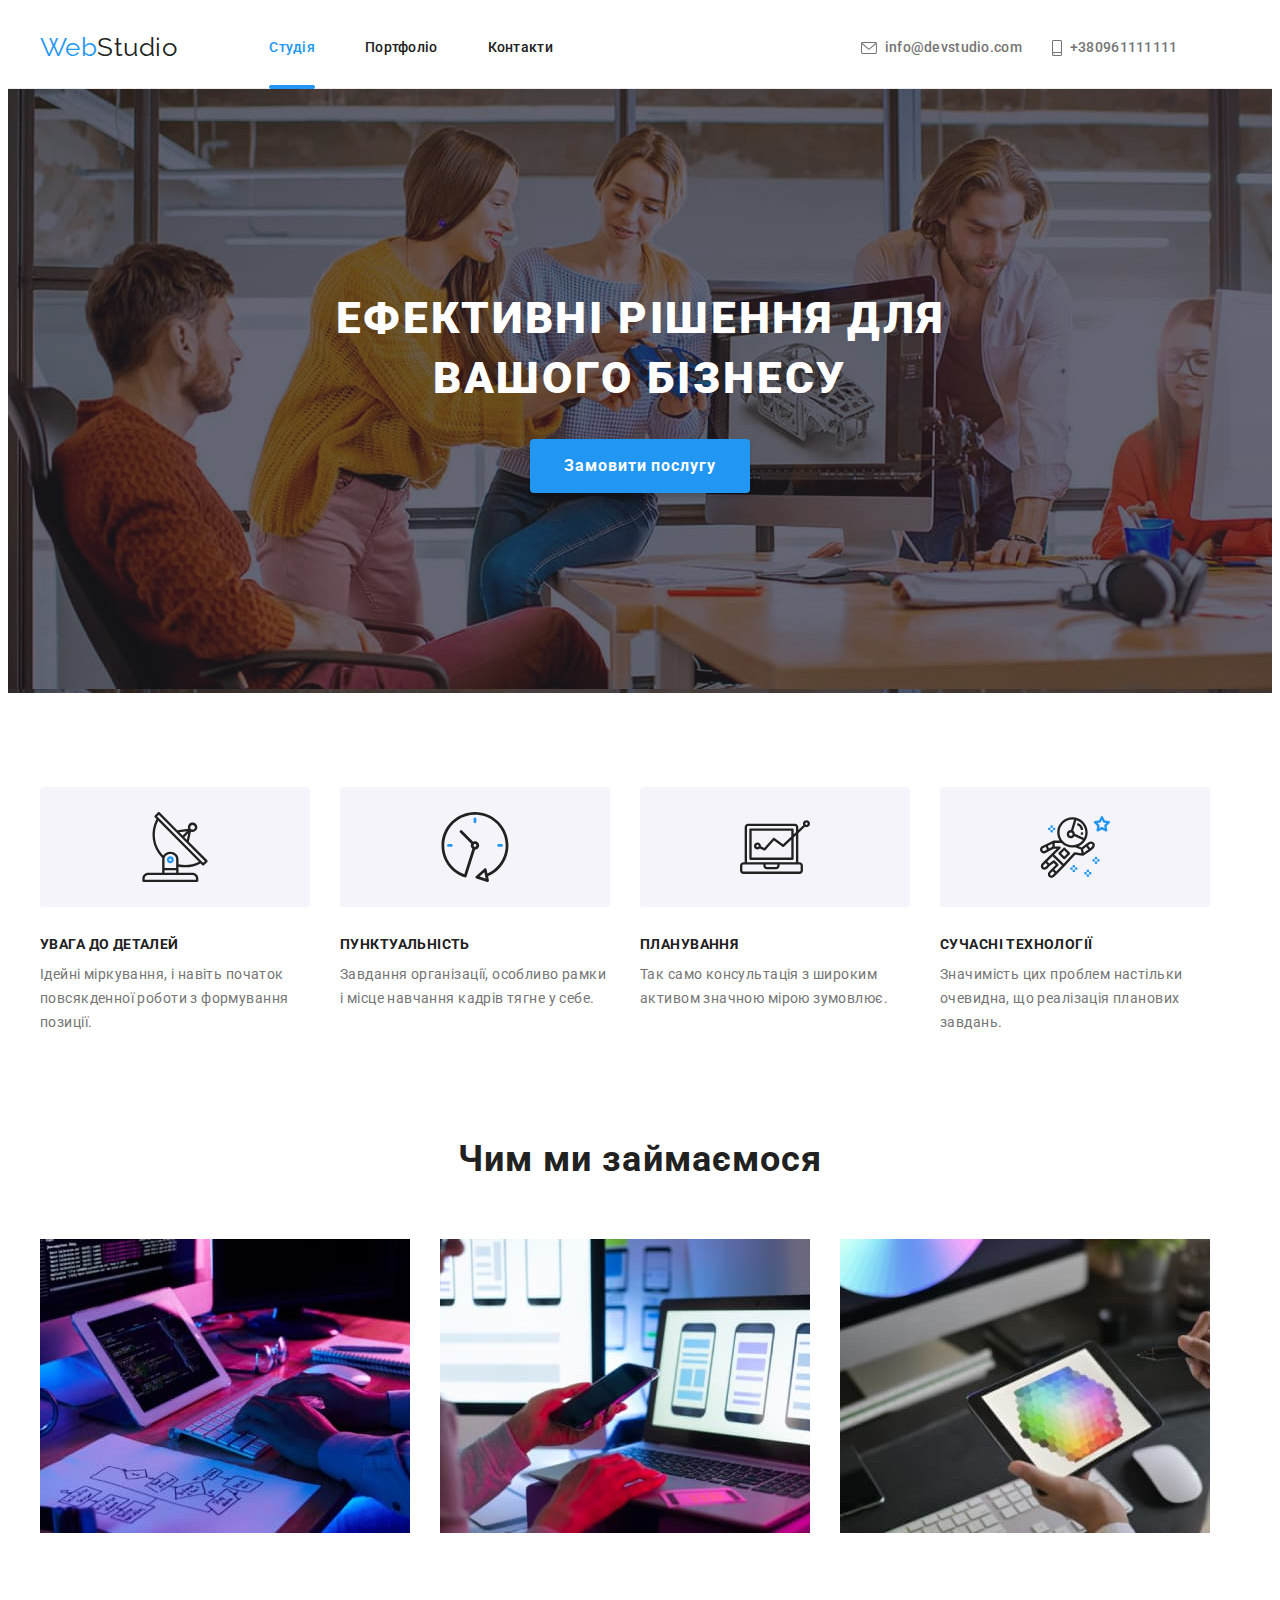
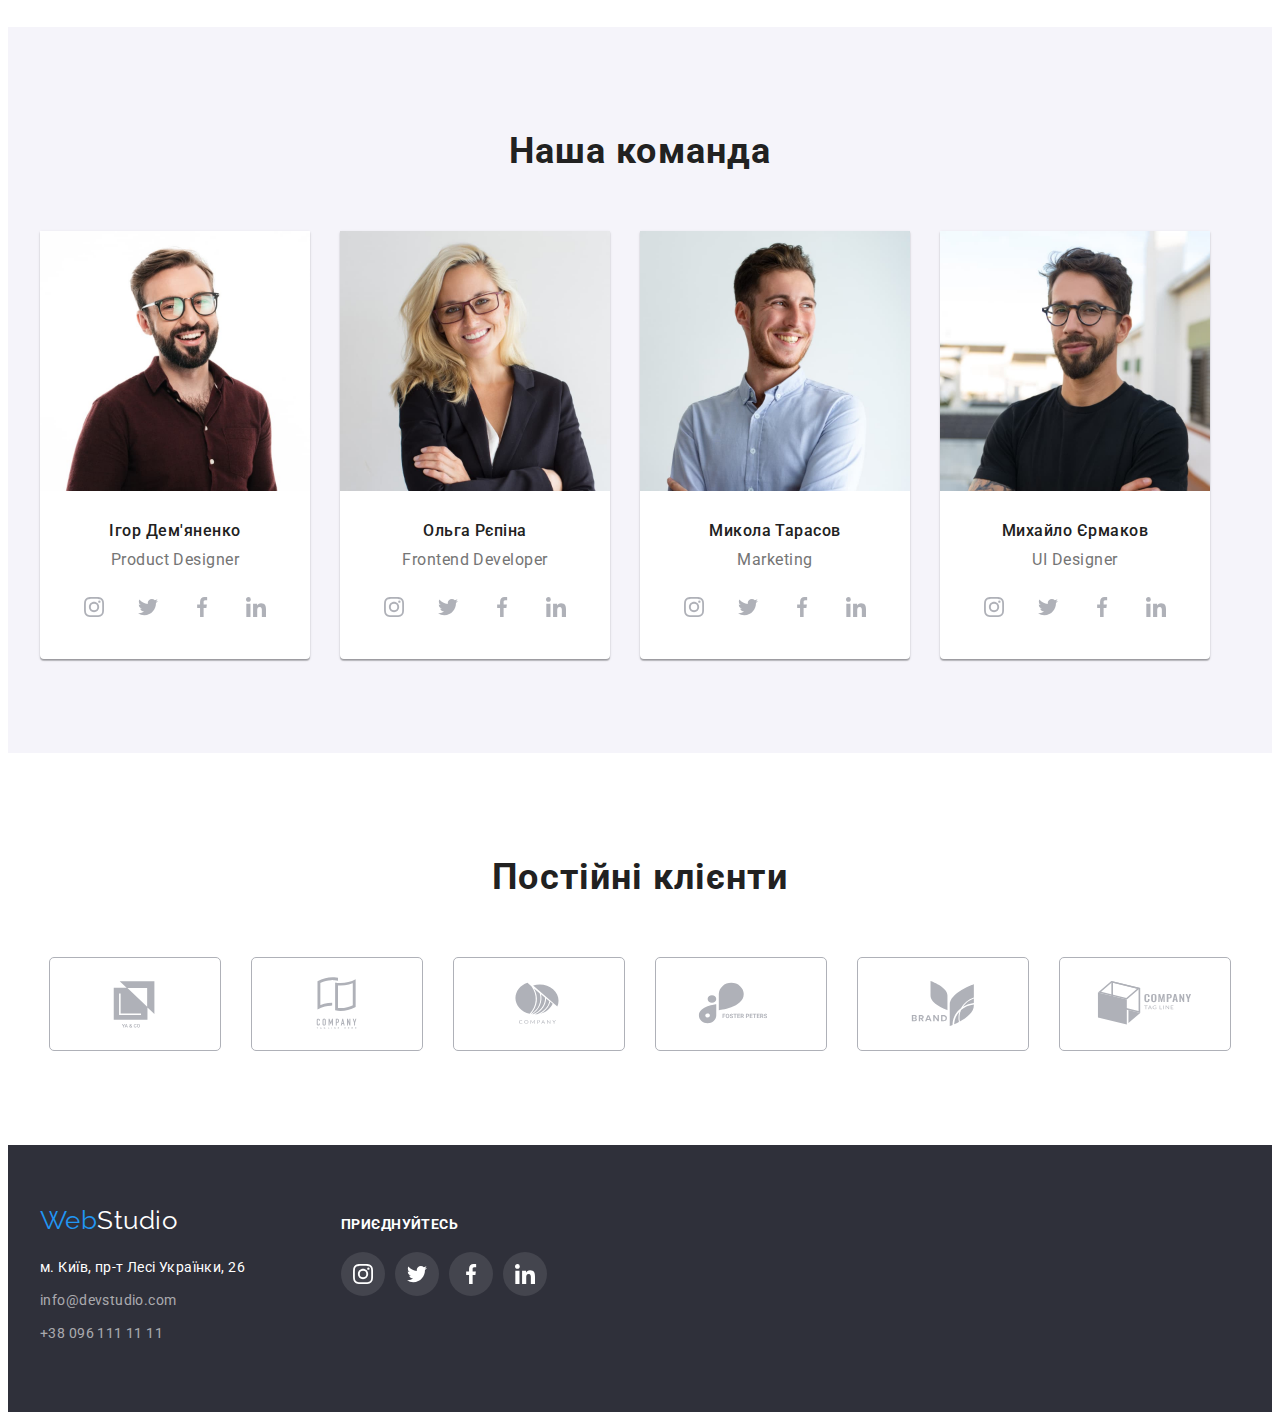
<file: index.html>
<!DOCTYPE html>
<html lang="uk">
  <head>
    <meta charset="UTF-8" />
    <meta http-equiv="X-UA-Compatible" content="IE=edge" />
    <meta name="viewport" content="width=device-width, initial-scale=1.0" />
    <title>WebStudio</title>
    <link rel="preconnect" href="https://fonts.googleapis.com" />
    <link rel="preconnect" href="https://fonts.gstatic.com" crossorigin />
    <link
      href="https://fonts.googleapis.com/css2?family=Raleway:wght@700&family=Roboto:wght@400;500;700;900&display=swap"
      rel="stylesheet"
    />
    <link
      rel="stylesheet"
      href="https://cdnjs.cloudflare.com/ajax/libs/modern-normalize/1.1.0/modern-normalize.min.css"
      integrity="sha512-wpPYUAdjBVSE4KJnH1VR1HeZfpl1ub8YT/NKx4PuQ5NmX2tKuGu6U/JRp5y+Y8XG2tV+wKQpNHVUX03MfMFn9Q=="
      crossorigin="anonymous"
      referrerpolicy="no-referrer"
    />
    <link rel="stylesheet" href="./css/style.css" />
  </head>
  <body>
    <!-- Heder -->
    <header class="heder">
      <div class="container main-nav">
        <!-- Logo -->
        <a href="./index.html" class="heder-logo link">
          <span class="heder-logo-web">Web</span>Studio
        </a>
        <!-- Site nav -->
        <nav>
          <ul class="site-nav list">
            <li class="site-item">
              <a class="site-link site-link-line link current" href="./index.html">Студія</a>
            </li>
            <li class="site-item">
              <a class="site-link " href="./portfolio.html"
                >Портфоліо</a
              >
            </li>
            <li class="site-item">
              <a class="site-link " href="">Контакти</a>
            </li>
          </ul>
        </nav>
        <!-- Site contacts -->
        <ul class="site-contacts list">
          <li class="contacts-item">
            <a class="contacts-link link" href="mailto:info@devstudio.com">
              <svg class="contacts-icon" width="16" height="12">
                <use class="contackts-use" href="./img-svg/icons.svg#mail.svg"></use>
              </svg>
              info@devstudio.com
            </a>
          </li>
          <li class="contacts-item">
            <a class="contacts-link link" href="tel:+380961111111">
              <svg class="contacts-icon" width="10" height="16">
                <use href="./img-svg/icons.svg#phone.svg"></use>
              </svg>
              +380961111111
            </a>
          </li>
        </ul>
      </div>
    </header>
    <!-- Main -->
    <main>
      <!-- Hero -->
      <section class="hero overley">
        <div class="container list">
          <h1 class="hero-list list">Ефективні рішення для вашого бізнесу</h1>
          <button class="hero-button" type="button" data-modal-open>Замовити послугу</button>
        </div>
      </section>
      <!-- Advantage -->
      <section class="section advantage">
        <div class="container">
          <h2 class="visually-hidden">Переваги</h2>
          <ul class="advantage-benefits list">
            <li class="advantage-list icon-antena">
              <h3 class="advantage-title">УВАГА ДО ДЕТАЛЕЙ</h3>
              <p class="advantage-text">
                Ідейні міркування, і навіть початок повсякденної роботи з
                формування позиції.
              </p>
            </li>
            <li class="advantage-list icon-clock">
              <h3 class="advantage-title">ПУНКТУАЛЬНІСТЬ</h3>
              <p class="advantage-text">
                Завдання організації, особливо рамки і місце навчання кадрів
                тягне у себе.
              </p>
            </li>
            <li class="advantage-list icon-vector">
              <h3 class="advantage-title">ПЛАНУВАННЯ</h3>
              <p class="advantage-text">
                Так само консультація з широким активом значною мірою зумовлює.
              </p>
            </li>
            <li class="advantage-list icon-astronaut">
              <h3 class="advantage-title">СУЧАСНІ ТЕХНОЛОГІЇ</h3>
              <p class="advantage-text">
                Значимість цих проблем настільки очевидна, що реалізація
                планових завдань.
              </p>
            </li>
          </ul>
        </div>
      </section>
      <!-- Work -->
      <section class="section-work">
        <div class="container">
          <h2 class="title-work">Чим ми займаємося</h2>
          <ul class="work">
            <li class="work-list list">
              <img
                class="work-img"
                src="./images/work1img.jpeg"
                alt="іновації"
                width="370"
                height="294"
              />
            </li>
            <li class="work-list list">
              <img
                class="work-img"
                src="./images/work2img.jpeg"
                alt="іновації"
                width="370"
                height="294"
              />
            </li>
            <li class="work-list list">
              <img
                class="work-img"
                src="./images/work3img.jpeg"
                alt="іновації"
                width="370"
                height="294"
              />
            </li>
          </ul>
        </div>
      </section>
      <!-- Team -->
      <section class="section-team">
        <div class="container">
          <h2 class="title-team">Наша команда</h2>
          <ul class="team-list list">
            <li class="team-list-hero">
              <img
                class="team-img"
                src="./images/IhorDemjanenkoimg.jpeg"
                alt="Ігор Дем'яненко"
                width="270"
                height="260"
              />
              <div class="team-item">
                <h3 class="team-hero">Ігор Дем'яненко</h3>
                <p class="team-text">Product Designer</p>
                <ul class="team-soc-list list">
                  <li class="team-soc-item">
                    <a href="" class="team-soc-link link">
                      <svg class="team-soc-icon" width="20" height="20">
                        <use
                          href="./img-svg/icons.svg#icon-instagram.svg"
                        ></use>
                      </svg>
                    </a>
                  </li>
                  <li class="team-soc-item">
                    <a href="" class="team-soc-link list">
                      <svg class="team-soc-icon" width="20" height="20">
                        <use href="./img-svg/icons.svg#icon-twitter.svg"></use>
                      </svg>
                    </a>
                  </li>
                  <li class="team-soc-item">
                    <a href="" class="team-soc-link list">
                      <svg class="team-soc-icon" width="20" height="20">
                        <use href="./img-svg/icons.svg#icon-facebook.svg"></use>
                      </svg>
                    </a>
                  </li>
                  <li class="team-soc-item">
                    <a href="" class="team-soc-link list">
                      <svg class="team-soc-icon" width="20" height="20">
                        <use href="./img-svg/icons.svg#icon-linkedin.svg"></use>
                      </svg>
                    </a>
                  </li>
                </ul>
              </div>
            </li>
            <li class="team-list-hero">
              <img
                class="team-img"
                src="./images/OlgaRepinaimg.jpeg"
                alt="Ольга Рєпіна"
                width="270"
                height="260"
              />
              <div class="team-item">
                <h3 class="team-hero">Ольга Рєпіна</h3>
                <p class="team-text">Frontend Developer</p>
                <ul class="team-soc-list list">
                  <li class="team-soc-item">
                    <a href="" class="team-soc-link list">
                      <svg class="team-soc-icon" width="20" height="20">
                        <use
                          href="./img-svg/icons.svg#icon-instagram.svg"
                        ></use>
                      </svg>
                    </a>
                  </li>
                  <li class="team-soc-item">
                    <a href="" class="team-soc-link list">
                      <svg class="team-soc-icon" width="20" height="20">
                        <use href="./img-svg/icons.svg#icon-twitter.svg"></use>
                      </svg>
                    </a>
                  </li>
                  <li class="team-soc-item">
                    <a href="" class="team-soc-link list">
                      <svg class="team-soc-icon" width="20" height="20">
                        <use href="./img-svg/icons.svg#icon-facebook.svg"></use>
                      </svg>
                    </a>
                  </li>
                  <li class="team-soc-item">
                    <a href="" class="team-soc-link list">
                      <svg class="team-soc-icon" width="20" height="20">
                        <use href="./img-svg/icons.svg#icon-linkedin.svg"></use>
                      </svg>
                    </a>
                  </li>
                </ul>
              </div>
            </li>
            <li class="team-list-hero">
              <img
                class="team-img"
                src="./images/MikolaTarasovimg.jpeg"
                alt="Микола Тарасов"
                width="270"
                height="260"
              />
              <div class="team-item">
                <h3 class="team-hero">Микола Тарасов</h3>
                <p class="team-text">Marketing</p>
                <ul class="team-soc-list list">
                  <li class="team-soc-item">
                    <a href="" class="team-soc-link list">
                      <svg class="team-soc-icon" width="20" height="20">
                        <use
                          href="./img-svg/icons.svg#icon-instagram.svg"
                        ></use>
                      </svg>
                    </a>
                  </li>
                  <li class="team-soc-item">
                    <a href="" class="team-soc-link list">
                      <svg class="team-soc-icon" width="20" height="20">
                        <use href="./img-svg/icons.svg#icon-twitter.svg"></use>
                      </svg>
                    </a>
                  </li>
                  <li class="team-soc-item">
                    <a href="" class="team-soc-link list">
                      <svg class="team-soc-icon" width="20" height="20">
                        <use href="./img-svg/icons.svg#icon-facebook.svg"></use>
                      </svg>
                    </a>
                  </li>
                  <li class="team-soc-item">
                    <a href="" class="team-soc-link list">
                      <svg class="team-soc-icon" width="20" height="20">
                        <use href="./img-svg/icons.svg#icon-linkedin.svg"></use>
                      </svg>
                    </a>
                  </li>
                </ul>
              </div>
            </li>
            <li class="team-list-hero">
              <img
                class="team-img"
                src="./images/MihailoErmakovimg.jpeg"
                alt="Михайло Єрмаков"
                width="270"
                height="260"
              />
              <div class="team-item">
                <h3 class="team-hero">Михайло Єрмаков</h3>
                <p class="team-text">UI Designer</p>
                <ul class="team-soc-list list">
                  <li class="team-soc-item">
                    <a href="" class="team-soc-link list">
                      <svg class="team-soc-icon" width="20" height="20">
                        <use
                          href="./img-svg/icons.svg#icon-instagram.svg"
                        ></use>
                      </svg>
                    </a>
                  </li>
                  <li class="team-soc-item">
                    <a href="" class="team-soc-link list">
                      <svg class="team-soc-icon" width="20" height="20">
                        <use href="./img-svg/icons.svg#icon-twitter.svg"></use>
                      </svg>
                    </a>
                  </li>
                  <li class="team-soc-item">
                    <a href="" class="team-soc-link list">
                      <svg class="team-soc-icon" width="20" height="20">
                        <use href="./img-svg/icons.svg#icon-facebook.svg"></use>
                      </svg>
                    </a>
                  </li>
                  <li class="team-soc-item">
                    <a href="" class="team-soc-link list">
                      <svg class="team-soc-icon" width="20" height="20">
                        <use href="./img-svg/icons.svg#icon-linkedin.svg"></use>
                      </svg>
                    </a>
                  </li>
                </ul>
              </div>
            </li>
          </ul>
        </div>
      </section>
      <!-- Company -->
      <section class="section-company">
        <div class="container">
          <h2 class="company-title">Постійні клієнти</h2>
          <ul class="company-list list">
            <li class="company-item">
              <a href="" class="company-link">
                <svg class="company-icon" width="106" height="60">
                  <use href="./img-svg/icons.svg#company1.svg"></use>
                </svg>
              </a>
            </li>
            <li class="company-item">
              <a href="" class="company-link">
                <svg class="company-icon" width="106" height="60">
                  <use href="./img-svg/icons.svg#company2.svg"></use>
                </svg>
              </a>
            </li>
            <li class="company-item">
              <a href="" class="company-link">
                <svg class="company-icon" width="106" height="60">
                  <use href="./img-svg/icons.svg#company3.svg"></use>
                </svg>
              </a>
            </li>
            <li class="company-item">
              <a href="" class="company-link">
                <svg class="company-icon" width="106" height="60">
                  <use href="./img-svg/icons.svg#company4.svg"></use>
                </svg>
              </a>
            </li>
            <li class="company-item">
              <a href="" class="company-link">
                <svg class="company-icon" width="106" height="60">
                  <use href="./img-svg/icons.svg#company5.svg"></use>
                </svg>
              </a>
            </li>
            <li class="company-item">
              <a href="" class="company-link">
                <svg class="company-icon" width="106" height="60">
                  <use href="./img-svg/icons.svg#company6.svg"></use>
                </svg>
              </a>
            </li>
          </ul>
        </div>
      </section>
    </main>
    <!-- Footer -->
    <footer class="footer">
      <div class="footer-container">
        <div class="contact-blok">
          <div class="address-blok">
            <a href="./index.html" class="footer-logo link">
              <span class="footer-logo-web">Web</span>Studio
            </a>
            <address class="address">
              <ul class="footer-list list">
                <li class="footer-item">
                  <a
                    class="footer-address link"
                    href="https://goo.gl/maps/XTzX59LygXazEwyC6"
                    target="_blank"
                    rel="noopener noreferrer nofollow"
                    >м. Київ, пр-т Лесі Українки, 26
                  </a>
                </li>
                <li class="footer-item">
                  <a class="footer-link link" href="mailto:info@devstudio.com"
                    >info@devstudio.com
                  </a>
                </li>
                <li class="footer-item">
                  <a class="footer-link link" href="tel:+380961111111"
                    >+38 096 111 11 11
                  </a>
                </li>
              </ul>
            </address>
          </div>
          <div class="soc-blok">
            <p class="soc-footer-title">Приєднуйтесь</p>
            <ul class="soc-footer-list">
              <li class="soc-footer-item">
                <a href="" class="soc-footer-link list">
                  <svg class="soc-footer-icon" width="20" height="20">
                    <use href="./img-svg/icons.svg#icon-instagram.svg"></use>
                  </svg>
                </a>
              </li>
              <li class="soc-footer-item">
                <a href="" class="soc-footer-link list">
                  <svg class="soc-footer-icon" width="20" height="20">
                    <use href="./img-svg/icons.svg#icon-twitter.svg"></use>
                  </svg>
                </a>
              </li>
              <li class="soc-footer-item">
                <a href="" class="soc-footer-link list">
                  <svg class="soc-footer-icon" width="20" height="20">
                    <use href="./img-svg/icons.svg#icon-facebook.svg"></use>
                  </svg>
                </a>
              </li>
              <li class="soc-footer-item">
                <a href="" class="soc-footer-link list">
                  <svg class="soc-footer-icon" width="20" height="20">
                    <use href="./img-svg/icons.svg#icon-linkedin.svg"></use>
                  </svg>
                </a>
              </li>
            </ul>
          </div>
        </div>
      </div>
    </footer>
    <!-- Modal -->
    <div class="backdrop is-hidden" data-modal>
      <div class="modal">
         <button type="button" class="modal-close" data-modal-close>
            <svg class="modal-close-icon" width="18" height="18">
               <use href="./img-svg/icons.svg#symbol-defs.svg"></use>
            </svg>
         </button>
      </div>
    </div>
    <script src="./js/modal.js"></script>
  </body>
</html>
</file>
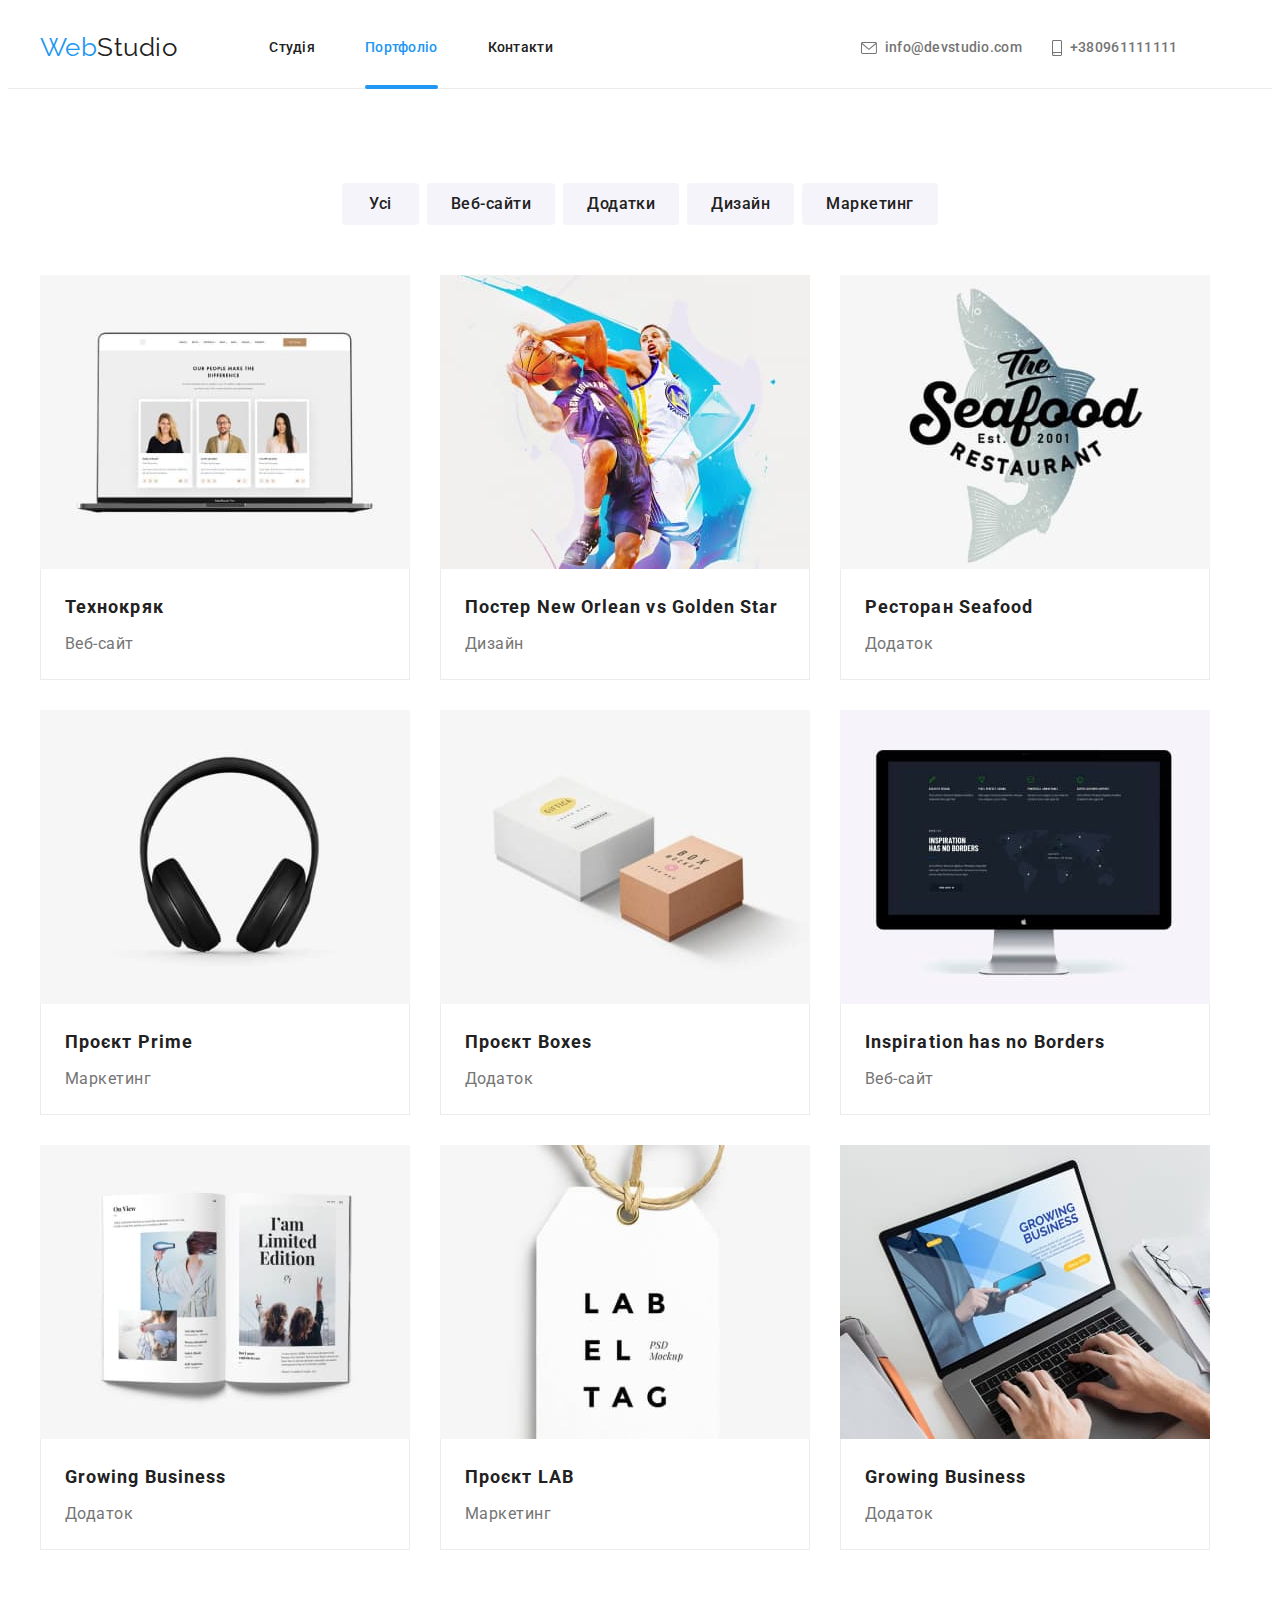
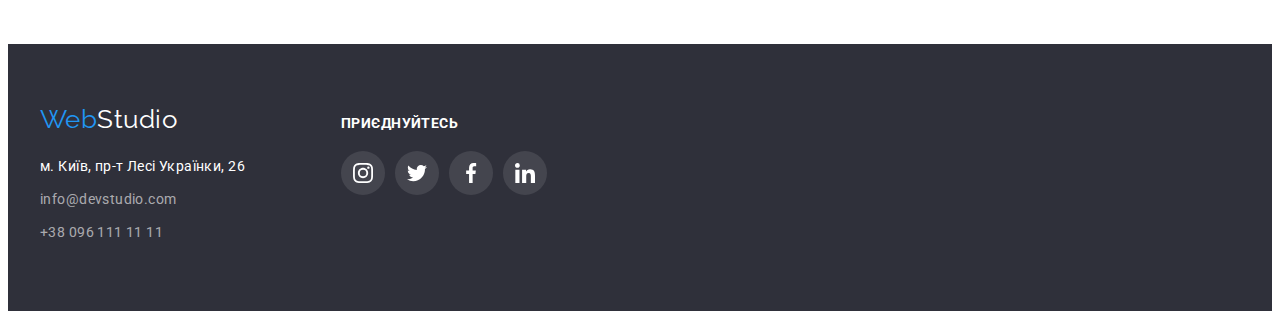
<file: portfolio.html>
<!DOCTYPE html>
<html lang="uk">
  <head>
    <meta charset="UTF-8" />
    <meta http-equiv="X-UA-Compatible" content="IE=edge" />
    <meta name="viewport" content="width=device-width, initial-scale=1.0" />
    <title>WebStudio</title>
    <link rel="preconnect" href="https://fonts.googleapis.com" />
    <link rel="preconnect" href="https://fonts.gstatic.com" crossorigin />
    <link
      href="https://fonts.googleapis.com/css2?family=Raleway:wght@700&family=Roboto:wght@400;500;700;900&display=swap"
      rel="stylesheet"
    />
    <link
      rel="stylesheet"
      href="https://cdnjs.cloudflare.com/ajax/libs/modern-normalize/1.1.0/modern-normalize.min.css"
      integrity="sha512-wpPYUAdjBVSE4KJnH1VR1HeZfpl1ub8YT/NKx4PuQ5NmX2tKuGu6U/JRp5y+Y8XG2tV+wKQpNHVUX03MfMFn9Q=="
      crossorigin="anonymous"
      referrerpolicy="no-referrer"
    />
    <link rel="stylesheet" href="./css/style.css" />
  </head>
  <body>
    <!-- Heder -->
    <header class="heder">
      <div class="container main-nav">
        <!-- Logo -->
        <a href="./index.html" class="heder-logo link">
          <span class="heder-logo-web">Web</span>Studio
        </a>
        <!-- Site nav -->
        <nav>
          <ul class="site-nav list">
            <li class="site-item">
              <a class="site-link link" href="./index.html">Студія</a>
            </li>
            <li class="site-item">
              <a class="site-link site-link-line link current" href="./portfolio.html"
                >Портфоліо</a
              >
            </li>
            <li class="site-item">
              <a class="site-link link" href="">Контакти</a>
            </li>
          </ul>
        </nav>
        <!-- Site contacts -->
        <ul class="site-contacts list">
          <li class="contacts-item">
            <a class="contacts-link link" href="mailto:info@devstudio.com">
              <svg class="contacts-icon" width="16" height="12">
                <use href="./img-svg/icons.svg#mail.svg"></use>
              </svg>
              info@devstudio.com
            </a>
          </li>
          <li class="contacts-item">
            <a class="contacts-link link" href="tel:+380961111111">
              <svg class="contacts-icon" width="10" height="16">
                <use href="./img-svg/icons.svg#phone.svg"></use>
              </svg>
              +380961111111
            </a>
          </li>
        </ul>
      </div>
    </header>
    <!-- Main -->
    <main>
      <section class="gallery">
        <div class="container">
          <h1 class="visually-hidden">Наші роботи</h1>
          <ul class="filter list">
            <!-- Button -->
            <li class="filter-button">
              <button class="portfolio-button everyone" type="button">
                Усі
              </button>
            </li>
            <li class="filter-button">
              <button class="portfolio-button" type="button">Веб-сайти</button>
            </li>
            <li class="filter-button">
              <button class="portfolio-button" type="button">Додатки</button>
            </li>
            <li class="filter-button">
              <button class="portfolio-button" type="button">Дизайн</button>
            </li>
            <li class="filter-button">
              <button class="portfolio-button" type="button">Маркетинг</button>
            </li>
          </ul>
          <!-- Gallery -->
          <ul class="work-gallery list">
            <li class="work-gallery-item">
              <a class="work-gallery-link link" href="">
                <div class="galery-list">
                  <p class="gallery-content">
                     Ресурс пропонує комплексні пропозиції з різним рівнем функціоналу та сервісів. Все це дозволить відвідувачу отримати
                    вичерпні відомості про компанію чи приватну особу.
                  </p>
                  <img
                    class="work-gallery-img"
                    src="./images/технокряк_img.jpeg"
                    alt="Технокряк"
                  />
                </div>
                <div class="gallery-item">
                  <h2 class="work-gallery-title">Технокряк</h2>
                  <p class="work-gallery-text">Веб-сайт</p>
                </div>
              </a>
            </li>
            <li class="work-gallery-item">
              <a class="work-gallery-link link" href="">
                <div class="galery-list">
                  <p class="gallery-content">
                     Ресурс пропонує комплексні пропозиції з різним рівнем функціоналу та сервісів. Все це дозволить відвідувачу отримати
                    вичерпні відомості про компанію чи приватну особу.
                  </p>
                  <img
                    class="work-gallery-img"
                    src="./images/постер_img.jpeg"
                    alt="Постер New Orlean vs Golden Star"
                  />
                </div>
                <div class="gallery-item">
                  <h2 class="work-gallery-title">
                    Постер New Orlean vs Golden Star
                  </h2>
                  <p class="work-gallery-text">Дизайн</p>
                </div>
              </a>
            </li>
            <li class="work-gallery-item">
              <a class="work-gallery-link link" href="">
                <div class="galery-list">
                  <p class="gallery-content">
                     Ресурс пропонує комплексні пропозиції з різним рівнем функціоналу та сервісів. Все це дозволить відвідувачу отримати
                    вичерпні відомості про компанію чи приватну особу.
                  </p>
                  <img
                    class="work-gallery-img"
                    src="./images/ресторан_img.jpeg"
                    alt="Ресторан Seafood"
                  />
                </div>
                <div class="gallery-item">
                  <h2 class="work-gallery-title">Ресторан Seafood</h2>
                  <p class="work-gallery-text">Додаток</p>
                </div>
              </a>
            </li>
            <li class="work-gallery-item">
              <a class="work-gallery-link link" href="">
                <div class="galery-list">
                  <p class="gallery-content">
                     Ресурс пропонує комплексні пропозиції з різним рівнем функціоналу та сервісів. Все це дозволить відвідувачу отримати
                    вичерпні відомості про компанію чи приватну особу.
                  </p>
                  <img
                    class="work-gallery-img"
                    src="./images/prime_img.jpeg"
                    alt="Проєкт Prime"
                  />
                </div>
                <div class="gallery-item">
                  <h2 class="work-gallery-title">Проєкт Prime</h2>
                  <p class="work-gallery-text">Маркетинг</p>
                </div>
              </a>
            </li>
            <li class="work-gallery-item">
              <a class="work-gallery-link link" href="">
                <div class="galery-list">
                  <p class="gallery-content">
                     Ресурс пропонує комплексні пропозиції з різним рівнем функціоналу та сервісів. Все це дозволить відвідувачу отримати
                    вичерпні відомості про компанію чи приватну особу.
                  </p>
                  <img
                    class="work-gallery-img"
                    src="./images/проект_boxes_img.jpeg"
                    alt="Проєкт Boxes"
                  />
                </div>
                <div class="gallery-item">
                  <h2 class="work-gallery-title">Проєкт Boxes</h2>
                  <p class="work-gallery-text">Додаток</p>
                </div>
              </a>
            </li>
            <li class="work-gallery-item">
              <a class="work-gallery-link link" href="">
                <div class="galery-list">
                  <p class="gallery-content">
                     Ресурс пропонує комплексні пропозиції з різним рівнем функціоналу та сервісів. Все це дозволить відвідувачу отримати
                    вичерпні відомості про компанію чи приватну особу.
                  </p>
                  <img
                    class="work-gallery-img"
                    src="./images/inspiration_img.jpeg"
                    alt="Inspiration has no Borders"
                  />
                </div>
                <div class="gallery-item">
                  <h2 class="work-gallery-title">
                    Inspiration has no Borders
                  </h2>
                  <p class="work-gallery-text">Веб-сайт</p>
                </div>
              </a>
            </li>
            <li class="work-gallery-item">
              <a class="work-gallery-link link" href="">
                <div class="galery-list">
                  <p class="gallery-content">
                     Ресурс пропонує комплексні пропозиції з різним рівнем функціоналу та сервісів. Все це дозволить відвідувачу отримати
                    вичерпні відомості про компанію чи приватну особу.
                  </p>
                  <img
                    class="work-gallery-img"
                    src="./images/видання_img.jpeg"
                    alt="Видання Limited Edition"
                  />
                </div>
                <div class="gallery-item">
                  <h2 class="work-gallery-title">Growing Business</h2>
                  <p class="work-gallery-text">Додаток</p>
                </div>
              </a>
            </li>
            <li class="work-gallery-item">
              <a class="work-gallery-link link" href="">
                <div class="galery-list">
                  <p class="gallery-content">
                     Ресурс пропонує комплексні пропозиції з різним рівнем функціоналу та сервісів. Все це дозволить відвідувачу отримати
                    вичерпні відомості про компанію чи приватну особу.
                  </p>
                  <img
                    class="work-gallery-img"
                    src="./images/lab_img.jpeg"
                    alt="Проєкт LAB"
                  />
                </div>
                <div class="gallery-item">
                  <h2 class="work-gallery-title">Проєкт LAB</h2>
                  <p class="work-gallery-text">Маркетинг</p>
                </div>
              </a>
            </li>
            <li class="work-gallery-item">
              <a class="work-gallery-link link" href="">
                <div class="galery-list">
                  <p class="gallery-content">
                     Ресурс пропонує комплексні пропозиції з різним рівнем функціоналу та сервісів. Все це дозволить відвідувачу отримати
                    вичерпні відомості про компанію чи приватну особу.
                  </p>
                  <img
                    class="work-gallery-img"
                    src="./images/growing_img.jpeg"
                    alt="Growing Business"
                  />
                </div>
                <div class="gallery-item">
                  <h2 class="work-gallery-title">Growing Business</h2>
                  <p class="work-gallery-text">Додаток</p>
                </div>
              </a>
            </li>
          </ul>
        </div>
      </section>
    </main>
    <!-- Footer -->
    <footer class="footer">
      <div class="footer-container">
        <div class="contact-blok">
          <div class="address-blok">
            <a href="./index.html" class="footer-logo link">
              <span class="footer-logo-web">Web</span>Studio
            </a>
            <address class="address">
              <ul class="footer-list list">
                <li class="footer-item">
                  <a
                    class="footer-address link"
                    href="https://goo.gl/maps/XTzX59LygXazEwyC6"
                    target="_blank"
                    rel="noopener noreferrer nofollow"
                    >м. Київ, пр-т Лесі Українки, 26
                  </a>
                </li>
                <li class="footer-item">
                  <a class="footer-link link" href="mailto:info@devstudio.com"
                    >info@devstudio.com
                  </a>
                </li>
                <li class="footer-item">
                  <a class="footer-link link" href="tel:+380961111111"
                    >+38 096 111 11 11
                  </a>
                </li>
              </ul>
            </address>
          </div>
          <div class="soc-blok">
            <p class="soc-footer-title">Приєднуйтесь</p>
            <ul class="soc-footer-list">
              <li class="soc-footer-item">
                <a href="" class="soc-footer-link list">
                  <svg class="soc-footer-icon" width="20" height="20">
                    <use href="./img-svg/icons.svg#icon-instagram.svg"></use>
                  </svg>
                </a>
              </li>
              <li class="soc-footer-item">
                <a href="" class="soc-footer-link list">
                  <svg class="soc-footer-icon" width="20" height="20">
                    <use href="./img-svg/icons.svg#icon-twitter.svg"></use>
                  </svg>
                </a>
              </li>
              <li class="soc-footer-item">
                <a href="" class="soc-footer-link list">
                  <svg class="soc-footer-icon" width="20" height="20">
                    <use href="./img-svg/icons.svg#icon-facebook.svg"></use>
                  </svg>
                </a>
              </li>
              <li class="soc-footer-item">
                <a href="" class="soc-footer-link list">
                  <svg class="soc-footer-icon" width="20" height="20">
                    <use href="./img-svg/icons.svg#icon-linkedin.svg"></use>
                  </svg>
                </a>
              </li>
            </ul>
          </div>
        </div>
      </div>
    </footer>
  </body>
</html>
</file>
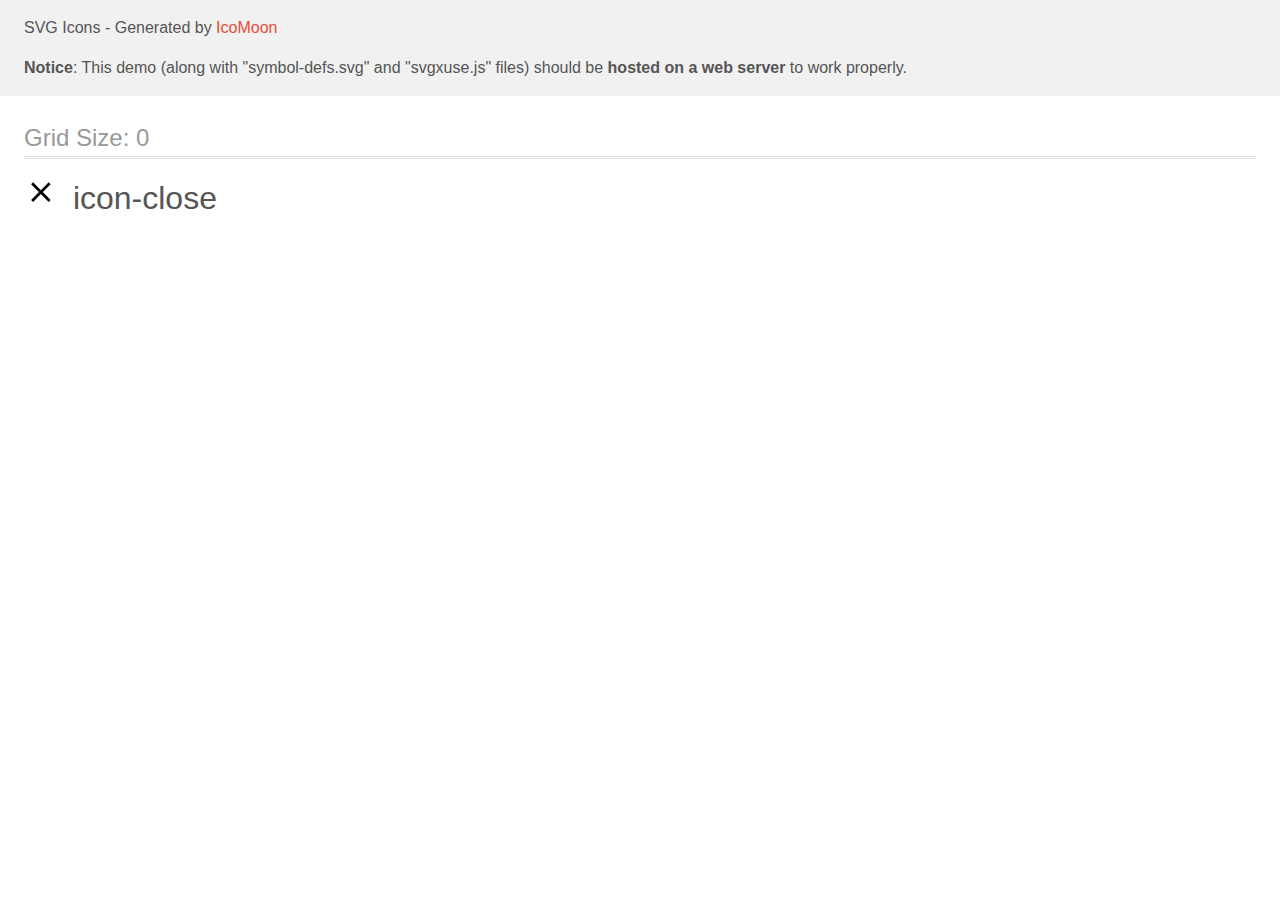
<file: img-svg/icomoon/demo-external-svg.html>
<!doctype html>
<html>
<head>
    <title>IcoMoon - SVG Icons</title>
    <meta charset="utf-8">
    <meta name="viewport" content="width=device-width, initial-scale=1">
    <link rel="stylesheet" href="demo-files/demo.css">
    <link rel="stylesheet" href="style.css">
</head>
<body>
<header class="bgc1 clearfix">
<div class="mhl">
    <p>SVG Icons - Generated by <a href="https://icomoon.io/app">IcoMoon</a></p><p><strong>Notice</strong>: This demo (along with "symbol-defs.svg" and "svgxuse.js" files) should be <b>hosted on a web server</b> to work properly.</p>
</div>
</header>
    <div class="clearfix mhl ptl">
        <h1 class="mvm mtn fgc1">Grid Size: 0</h1>
        <div class="glyph fs1">
            <div class="clearfix pbs">
                <svg class="icon icon-close"><use xlink:href="symbol-defs.svg#icon-close"></use></svg><span class="name"> icon-close</span>
            </div>
        </div>
  </div>
<script defer src="svgxuse.js"></script>
</body>
</html>
</file>
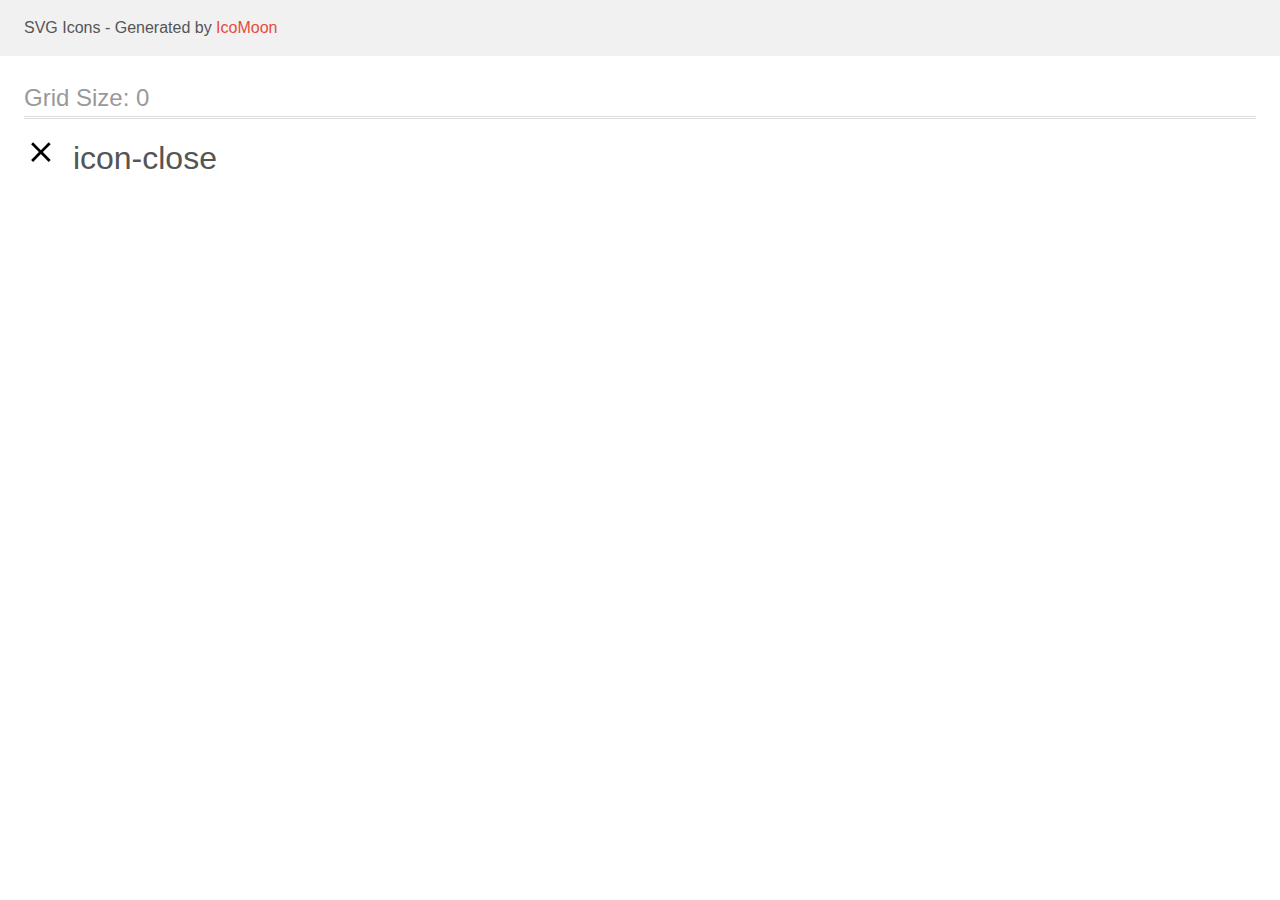
<file: img-svg/icomoon/demo.html>
<!doctype html>
<html>
<head>
    <title>IcoMoon - SVG Icons</title>
    <meta charset="utf-8">
    <meta name="viewport" content="width=device-width, initial-scale=1">
    <link rel="stylesheet" href="demo-files/demo.css">
    <link rel="stylesheet" href="style.css">
</head>
<body>
<svg aria-hidden="true" style="position: absolute; width: 0; height: 0; overflow: hidden;" version="1.1" xmlns="http://www.w3.org/2000/svg" xmlns:xlink="http://www.w3.org/1999/xlink">
<defs>
<symbol id="icon-close" viewBox="0 0 32 32">
<path d="M26.667 7.303l-1.97-1.97-7.808 7.808-7.808-7.808-1.97 1.97 7.808 7.808-7.808 7.808 1.97 1.97 7.808-7.808 7.808 7.808 1.97-1.97-7.808-7.808 7.808-7.808z"></path>
</symbol>
</defs>
</svg>

<header class="bgc1 clearfix">
<div class="mhl">
    <p>SVG Icons - Generated by <a href="https://icomoon.io/app">IcoMoon</a></p>
</div>
</header>
    <div class="clearfix mhl ptl">
        <h1 class="mvm mtn fgc1">Grid Size: 0</h1>
        <div class="glyph fs1">
            <div class="clearfix pbs">
                <svg class="icon icon-close"><use xlink:href="#icon-close"></use></svg><span class="name"> icon-close</span>
            </div>
        </div>
  </div>
<script defer src="svgxuse.js"></script>
</body>
</html>
</file>
<file: css/style.css>
/* колір основного тексту #212121 */

/* вторинний колір тексту #757575 */

/* білий колір #FFFFFF */

/* акцент #2196F3 */

/* основний колір фона #2F303A */

/* вторинний колір фона #F5F4FA */

/* колір блоку герой #2F303A */

:root {
   --primary-text-color: #212121;
   --title-text-color: #757575;
   --accent-color: #2196f3;
   --white-color: #ffffff;
   --team-color: #f5f4fa;
   --secondary-background-color: #2f303a;
   --footer-text-color: rgba(255, 255, 255, 0.6);
   --button-color: #188ce8;
   --portfolio-bgr-color: #f5f5f5;
   --border-color: #afb1b8;
   --background-color-hero: #c4c4c4;
 }
 
 body {
   background-color: var(--white-color);
   color: var(--primary-text-color);
 
   font-family: "Roboto", sans-serif;
   letter-spacing: 0.03em;
 }
 img {
   max-width: 100%;
   display: block;
 }
 
 h1,
 h2,
 h3,
 h4,
 p,
 a {
   margin: 0px;
   padding: 0px;
   text-decoration: none;
 }
 
 .list {
   list-style: none;
   padding: 0;
   margin: 0;
 }
 
 .link {
   text-decoration: none;
 }
 
 .visually-hidden {
   position: absolute;
   white-space: nowrap;
   width: 1px;
   height: 1px;
   overflow: hidden;
   border: 0;
   padding: 0;
   clip: rect(0 0 0 0);
   clip-path: inset(50%);
   margin: -1px;
 }
 
 /* Heder */
 
 .heder {
   border-bottom: 1px solid #ececec;
 }
 
 .main-nav {
   display: flex;
   align-items: center;
 }
 
 .container {
   margin-left: auto;
   margin-right: auto;
   padding-left: 15px;
   padding-right: 15px;
   width: 1200px;
 }
 
 /* Logo */
 .heder-logo {
   display: block;
   padding-top: 24px;
   padding-bottom: 25px;
   margin-right: 92px;
 
   color: var(--primary-text-color);
   font-family: "Raleway", sans-serif;
   font-size: 26px;
   line-height: 1.19;
 }
 
 .heder-logo-web {
   color: var(--accent-color);
 }
 
 /* Site nav */
 .site-nav {
   display: flex;
   padding: 0px;
 }
 
 .site-nav .site-item + .site-item {
   margin-left: 50px;
   display: block;
 }
 
 .site-nav .site-item:last-child {
   margin-right: 0;
 }



 .site-item {
   position: relative;
display: block;
}


.site-item .site-link-line {
   color: var(--accent-color);
}

.site-link-line::after {
   display: block;
   position: absolute;
   content: "";
   bottom: -1px;
   width: 100%;
   height: 4px;
   background-color:var(--accent-color);
   border-radius: 2px;
}
 
 .site-nav .site-link {
   display: block;
   color: var(--primary-text-color);
   font-weight: 500;
   font-size: 14px;
   line-height: 1.14;
   letter-spacing: 0.02em;
   padding-top: 32px;
   padding-bottom: 32px;
   transition: color 250ms cubic-bezier(0.4, 0, 0.2, 1);
 }
 
 .site-nav .site-link:hover,
 .site-nav .site-link:focus {
   color: var(--accent-color);
 }
 
 .site-nav .link.current {
   color: var(--accent-color);
 }

 
 /* Site contacts */
 
 .site-contacts {
   margin-left: 308px;
   display: flex;
   align-items: center;
   gap: 30px;
 }
 
 .contacts-link {
   font-weight: 500;
   line-height: 1.14;
   font-size: 14px;
   letter-spacing: 0.02em;
   color: var(--title-text-color);
   display: flex;
   align-items: center;
   padding-top: 32px;
   padding-bottom: 32px;
   transition: color 250ms cubic-bezier(0.4, 0, 0.2, 1);
 }
 
 .contacts-icon {
   margin-right: 8px;
   fill: currentColor;
 }
 
 .contacts-link:hover,
 .contacts-link:focus {
   color: var(--accent-color);
   transition: color 250ms cubic-bezier(0.4, 0, 0.2, 1);

 }
 
 .contackts-use {
     transition: fill 250ms cubic-bezier(0.4, 0, 0.2, 1);
}
 /* Hero */
 
 .hero {
   background-color: var(--background-color-hero);
   text-align: center;
   padding-top: 200px;
   padding-bottom: 200px;
 }
 
 .overley {
   max-width: 1600px;
   margin-left: auto;
   margin-right: auto;
   background-image: linear-gradient(
       to right,
       rgba(47, 48, 58, 0.4),
       rgba(47, 48, 58, 0.4)
     ),
     url(../images/hero.img.jpeg);
 }
 
 .container .list {
   text-align: center;
 }
 
 .hero-list {
   color: var(--white-color);
   font-weight: 900;
   font-size: 44px;
   line-height: 1.36;
   text-align: center;
   letter-spacing: 0.06em;
   text-transform: uppercase;
   margin-top: 0;
   margin-right: auto;
   margin-left: auto;
   margin-bottom: 30px;
   max-width: 696px;
 }
 
 .hero-button {
   background-color: var(--accent-color);
   color: var(--white-color);
   box-shadow: 0px 4px 4px rgba(0, 0, 0, 0.15);
   font-family: inherit;
   font-weight: 700;
   font-size: 16px;
   line-height: 1.88;
 
   letter-spacing: 0.06em;
   border-radius: 4px;
   cursor: pointer;
   text-transform: initial;
   padding: 10px 32px;
   min-width: 216px;
   border-color: transparent;
   transition: background-color 250ms cubic-bezier(0.4, 0, 0.2, 1);
 }
 
 .hero-button:hover,
 .hero-button:focus {
   background-color: var(--button-color);
 }
 
 /* Advantage */
 
 .advantage {
   padding-top: 94px;
   padding-bottom: 94px;
 }
 
 .visually-hidden {
   position: absolute;
   white-space: nowrap;
   width: 1px;
   height: 1px;
   overflow: hidden;
   border: 0;
   padding: 0;
   clip: rect(0 0 0 0);
   clip-path: inset(50%);
   margin: 0;
 }
 .advantage-list {
   flex-basis: 270px;
   text-align: left;
 }
 
 .advantage-list::before {
   display: block;
   content: "";
   height: 120px;
   margin-bottom: 30px;
   border-radius: 4px;
   background-color: #f5f4fa;
   background-size: 70px;
   background-repeat: no-repeat;
   background-position: center;
 }
 
 .icon-antena::before {
   background-image: url(../images/antenna\ .svg);
 }
 
 .icon-clock::before {
   background-image: url(../images/clock\ .svg);
 }
 
 .icon-vector::before {
   background-image: url(../images/Vector.svg);
 }
 
 .icon-astronaut::before {
   background-image: url(../images/astronaut\ .svg);
 }
 .advantage-benefits {
   display: flex;
 }
 
 .advantage-benefits .advantage-list + .advantage-list {
   margin-left: 30px;
 }
 
 .advantage-title {
   color: var(--primary-text-color);
   font-weight: 700;
   font-size: 14px;
   line-height: 1.14;
   letter-spacing: 0.03em;
   text-transform: uppercase;
   margin-top: 0;
   margin-bottom: 10px;
 }
 
 .advantage-text {
   color: var(--title-text-color);
   font-size: 14px;
   line-height: 1.71;
   letter-spacing: 0.03em;
   margin-top: 0;
   margin-bottom: 0;
 }
 
 /* Work */
 
 .section-work {
   padding-bottom: 94px;
 }
 
 .title-work {
   color: var(--primary-text-color);
   font-weight: 700;
   font-size: 36px;
   line-height: 1.67;
   text-align: center;
   letter-spacing: 0.03em;
   margin-top: 0;
   margin-bottom: 50px;
 }
 
 .work {
   margin-top: 0;
   margin-bottom: 0;
   padding-left: 0;
   display: flex;
   flex-wrap: wrap;
 }
 
 .work-list {
   margin-right: 30px;
 }
 
 .work-list:nth-child(3n) {
   margin-right: 0;
 }
 
 .work-img {
   width: 370px;
   height: 294px;
 }
 
 /* Team */
 
 .section-team {
   background-color: var(--team-color);
   padding-top: 94px;
   padding-bottom: 94px;
 }
 
 .title-team {
   color: var(--primary-text-color);
   font-weight: 700;
   font-size: 36px;
   line-height: 1.67;
   text-align: center;
   letter-spacing: 0.03em;
   margin-top: 0px;
   margin-bottom: 50px;
 }
 
 .team-list {
   margin-top: 0;
   margin-bottom: 0;
   display: flex;
   flex-wrap: wrap;
 }
 
 .team-list-hero {
   background-color: var(--white-color);
   box-shadow: 0px 1px 3px rgba(0, 0, 0, 0.12), 0px 1px 1px rgba(0, 0, 0, 0.14),
     0px 2px 1px rgba(0, 0, 0, 0.2);
   border-radius: 0px 0px 4px 4px;
 }
 
 .team-list-hero:not(:last-child) {
   margin-right: 30px;
 }
 
 .team-item {
   padding-top: 30px;
   padding-bottom: 30px;
 }
 
 .team-hero {
   color: var(--primary-text-color);
   font-weight: 500;
   font-size: 16px;
   line-height: 1.19;
   letter-spacing: 0.03em;
   margin-top: 0px;
   margin-bottom: 10px;
   text-align: center;
 }
 
 .team-text {
   color: var(--title-text-color);
   font-size: 16px;
   line-height: 1.19;
   margin-top: 0;
   margin-bottom: 0;
   text-align: center;
 }
 
 .team-soc-list {
   display: flex;
   justify-content: center;
   margin-top: 16px;
   gap: 10px;
 }
 
 .team-soc-link {
   width: 44px;
   height: 44px;
   display: flex;
   justify-content: center;
   align-items: center;
   border-radius: 50%;
   transition: background-color 250ms cubic-bezier(0.4, 0, 0.2, 1);
 }
 .team-soc-link:hover,
 .team-soc-link:focus {
   background-color: var(--accent-color);
 }
 
 .team-soc-link:hover .team-soc-icon,
 .team-soc-link:focus .team-soc-icon {
   fill: white;
 }
 
 .team-soc-icon {
   fill: #afb1b8;
   transition: fill 250ms cubic-bezier(0.4, 0, 0.2, 1);
 }
 
 
 
 /* Company */
 
 .section-company {
   padding-top: 94px;
   padding-bottom: 94px;
 }
 
 .company-title {
   color: var(--primary-text-color);
   font-weight: 700;
   font-size: 36px;
   line-height: 1.67;
   text-align: center;
   letter-spacing: 0.03em;
   margin-top: 0px;
   margin-bottom: 50px;
 }
 
 .company-list {
   display: flex;
   justify-content: center;
   gap: 30px;
 }
 
 
 .company-link {
   width: 106px;
   height: 60px;
 
   display: inline-flex;
   justify-content: center;
   align-items: center;
   width: 170px;
   height: 92px;
   border: 1px solid var(--border-color);
   border-radius: 5px;
   transition: border-color 250ms cubic-bezier(0.4, 0, 0.2, 1);

 }
 .company-icon {
   fill: #afb1b8;
   transition: fill 250ms cubic-bezier(0.4, 0, 0.2, 1);


 }
 .company-link:hover,
 .company-link:focus {
   border-color: var(--accent-color);
 }
 
 .company-link:hover .company-icon,
 .company-link:focus .company-icon {
   fill: var(--accent-color);
 }
 
 /* Footer */
 
 .footer {
   background-color: var(--secondary-background-color);
   padding-top: 60px;
   padding-bottom: 60px;
 }
 
 .footer-container {
   margin-left: auto;
   margin-right: auto;
   padding-left: 15px;
   padding-right: 15px;
   width: 1200px;
   gap: 70px;
 }
 
 .contact-blok {
   gap: 70px;
   display: flex;
   margin: 0;
   padding: 0;
   align-items: baseline;
 }
 
 .address-blok {
   flex-direction: column;
   width: 231px;
   height: 136px;
   margin: 0;
   padding: 0;
 }
 
 /* Studio Footer */
 
 .footer-logo {
   color: var(--white-color);
   font-family: "Raleway", sans-serif;
   font-size: 26px;
   line-height: 1.19;
   display: inline-block;
   padding-top: 0;
   padding-bottom: 0;
   margin-bottom: 20px;
 }
 
 .footer-logo-web {
   color: var(--accent-color);
   font-family: "Raleway", sans-serif;
   font-size: 26px;
   line-height: 1.19;
 }
 
 .studio:hover,
 .studio:focus {
   color: var(--accent-color);
 }
 
 .address {
   width: 231px;
   margin: 0;
   padding: 0;
   display: block;
 }
 
 .footer-address {
   color: var(--white-color);
   font-style: normal;
   font-size: 14px;
   line-height: 1.71;
   letter-spacing: 0.03em;
   padding-top: 0;
   padding-bottom: 0;
   display: inline-block;
 }
 
 .footer-item {
   margin-bottom: 9px;
 }
 
 .footer-list .footer-item + .footer-item {
   margin-bottom: 9px;
 }
 
 .footer-list .footer-item:last-child {
   margin-bottom: 0;
 }
 
 .footer-address:hover,
 .footer-address:focus {
   color: var(--accent-color);
 }
 
 .footer-link:hover,
 .footer-link:focus {
   color: var(--accent-color);
 }
 
 .footer-link {
   color: var(--footer-text-color);
   font-style: normal;
   font-size: 14px;
   line-height: 1.71;
   letter-spacing: 0.03em;
   padding-top: 0;
   padding-bottom: 0;
 }
 
 /* Soc Footer */
 
 .soc-blok {
   display: block;
   width: 206px;
   height: 136px;
 }
 .soc-footer-title {
   font-weight: 700;
   font-size: 14px;
   line-height: 16px;
   text-align: center;
   letter-spacing: 0.03em;
   text-transform: uppercase;
   color: #fff;
   margin-bottom: 20px;
   margin: 0;
   padding: 0;
   height: 16px;
   width: 116px;
   margin-bottom: 20px;
 }
 .soc-footer-list {
   display: flex;
   gap: 10px;
   margin: 0;
   padding: 0;
 }
 .soc-footer-item {
   display: flex;
   border-radius: 50%;
 }
 .soc-footer-link {
   display: flex;
   justify-content: center;
   align-items: center;
   width: 44px;
   height: 44px;
   border-radius: 50%;
   background-color: rgba(255, 255, 255, 0.1);
   transition: background-color 250ms cubic-bezier(0.4, 0, 0.2, 1);

 }
 .soc-footer-icon {
   fill: #fff;
   transition: background-color 250ms cubic-bezier(0.4, 0, 0.2, 1);

 }
 
 .soc-footer-link:hover,
 .soc-footer-link:focus {
   background-color: #2196f3;
 }
 /* ----------------- Сторінка Портфоліо ---------------- */
 
 /* Main */
 
 .gallery {
   padding-top: 94px;
   padding-bottom: 94px;
 }
 
 .visually-hidden {
   white-space: nowrap;
   width: 1px;
   height: 1px;
   overflow: hidden;
   border: 0;
   padding: 0;
   clip: rect(0 0 0 0);
   clip-path: inset(50%);
   margin: -1px;
 }
 
 /* Button */
 
 .filter {
   display: flex;
   justify-content: center;
 }
 
 .filter .filter-button + .filter-button {
   margin-left: 8px;
 }
 
 .portfolio-button {
   background-color: var(--team-color);
   color: var(--primary-text-color);
   font-family: inherit;
   font-weight: 500;
   font-size: 16px;
   line-height: 1.62;
   letter-spacing: 0.03em;
   cursor: pointer;
   text-transform: initial;
   border-radius: 4px;
   border-color: transparent;
   padding-left: 22px;
   padding-top: 6px;
   padding-right: 22px;
   padding-bottom: 6px;
   transition: background-color 250ms cubic-bezier(0.4, 0, 0.2, 1);
   transition: color 250ms cubic-bezier(0.4, 0, 0.2, 1);
 }
 .everyone {
   padding-left: 25px;
   padding-top: 6px;
   padding-right: 25px;
   padding-bottom: 6px;
 }
 
 .portfolio-button:hover,
 .portfolio-button:focus {
   background-color: var(--accent-color);
   color: var(--white-color);
 }
 
 /* Work Gallery */
 
 .work-gallery {
   margin-top: 50px;
   display: flex;
   flex-wrap: wrap;
 }
 .work-gallery-item {
   margin-right: 30px;
   margin-bottom: 30px;
   text-align: left;
 }
 
 .work-gallery-item:nth-child(3n) {
   margin-right: 0;
 }
 
 .work-gallery-item:nth-last-child(-n + 3) {
   margin-bottom: 0;
 }
 
 .work-gallery-link {
   display: block;
   transition: box-shadow 250ms cubic-bezier(0.4, 0, 0.2, 1);
 }
 
 .work-gallery-link:hover,
 .work-gallery-link:focus {
   box-shadow: 0px 1px 1px rgba(0, 0, 0, 0.12), 0px 4px 4px rgba(0, 0, 0, 0.06),
     1px 4px 6px rgba(0, 0, 0, 0.16);
 }
 
 .galery-list {
   overflow: hidden;
   position: relative;
 }
 
 .gallery-content {
   position: absolute;
   top: 0;
   left: 0;
   width: 100%;
   height: 100%;
   padding: 63px 24px;
   font-weight: 400;
   font-size: 18px;
   line-height: 28px;
   letter-spacing: 0.03em;
   color: #fff;
   background:  rgba(33, 150, 243, 0.9);;
   transform: translateY(100%);
   transition: transform 250ms  cubic-bezier(0.4, 0, 0.2, 1);;
 }
 
 .work-gallery-link:focus .gallery-content, .work-gallery-link:hover .gallery-content  {
   transform: translateY(0);
 }
 
 .gallery-item {
   padding-top: 20px;
   padding-bottom: 20px;
   padding-left: 24px;
   padding-right: 24px;
   border-left: 1px solid #ececec;
   border-right: 1px solid #ececec;
   border-bottom: 1px solid #ececec;
 }
 
 .work-gallery-title {
   font-weight: 700;
   font-size: 18px;
   line-height: 2;
   letter-spacing: 0.06em;
   color: var(--primary-text-color);
   margin-bottom: 4px;
 }
 
 .work-gallery-text {
   font-size: 16px;
   line-height: 1.88;
   letter-spacing: 0.03em;
   color: var(--title-text-color);
 }

 /* Modal */

 
 .backdrop {
   position: fixed;
   top: 0;
   left: 0;
   width: 100%;
   height: 100%;
   background-color: rgba(0, 0, 0, 0.2);
   opacity: 1;

   transition: opacity 250ms cubic-bezier(0.4 , 0 , 0.2 , 1),
   visibility 250ms cubic-bezier(0.4, 0, 0.2, 1);
 } 
 
 .is-hidden { 
   opacity: 0;
   pointer-events: none;
 }
 
 .modal {
   position: absolute;
   top: 50%;
   left: 50%;
   min-height: 581px;
   min-width: 521px;
   background-color: #FFFFFF;
   transform: translate(-50%, -50%);
   transition: transform 250ms cubic-bezier(0.4 , 0 , 0.2 1);
   box-shadow: 0px 1px 3px rgba(0, 0, 0, 0.12), 0px 1px 1px rgba(0, 0, 0, 0.14), 0px 2px 1px rgba(0, 0, 0, 0.2);
   border-radius: 4px;
}
       
 
 
 .modal-close {
   position: absolute;
   display: flex;
   align-items: center;
   justify-content: center;
   width: 30px;
   height: 30px;
   top: 10px;
   right: 10px;
   border-radius: 50%;
   border: 1px solid rgba(0, 0, 0, 0.1);
   background-color: #FFFFFF;
   cursor: pointer;
}


 .modal-close-icon {
   position: absolute;
   width: 18px;
   height: 18px;
   fill: #000000;         
   transition: fill 250ms cubic-bezier(0.4, 0, 0.2, 1);
 }

.modal-close:hover .modal-close-icon{
   fill: var(--accent-color);
 }
</file>
<file: img-svg/icomoon/demo-files/demo.css>
body {
  padding: 0;
  margin: 0;
  font-family: sans-serif;
  font-size: 1em;
  line-height: 1.5;
  color: #555;
  background: #fff;
}
h1 {
  font-size: 1.5em;
  font-weight: normal;
  box-shadow: 0 1px #ddd, 0 2px #fff, 0 3px #ddd;
}
small {
  font-size: .66666667em;
}
a {
  color: #e74c3c;
  text-decoration: none;
}
a:hover, a:focus {
  box-shadow: 0 1px #e74c3c;
}
.bshadow0, input {
  box-shadow: inset 0 -2px #e7e7e7;
}
input:hover {
  box-shadow: inset 0 -2px #ccc;
}
input, fieldset {
  font-size: 1em;
  margin: 0;
  padding: 0;
  border: 0;
}
input {
  color: inherit;
  line-height: 1.5;
  height: 1.5em;
  padding: .25em 0;
}
input:focus {
  outline: none;
  box-shadow: inset 0 -2px #449fdb;
}
.glyph {
  font-size: 16px;
  margin-right: 1.5em;
  float: left;
  width: 17em;
}
svg {
  color: #000;
}
.liga {
  width: 80%;
  width: calc(100% - 2.5em);
}
.talign-right {
  text-align: right;
}
.talign-center {
  text-align: center;
}
.bgc1 {
  background: #f1f1f1;
}
.fgc0 {
  color: #000;
}
.fgc1 {
  color: #999;
}
p {
  margin-top: 1em;
  margin-bottom: 1em;
}
.mvm {
  margin-top: .75em;
  margin-bottom: .75em;
}
.mtn {
  margin-top: 0;
}
.mtl, .mal {
  margin-top: 1.5em;
}
.mbl, .mal {
  margin-bottom: 1.5em;
}
.mal, .mhl {
  margin-left: 1.5em;
  margin-right: 1.5em;
}
.mhmm {
  margin-left: 1em;
  margin-right: 1em;
}
.ptl {
  padding-top: 1.5em;
}
.pbs, .pvs {
  padding-bottom: .25em;
}
.pvs, .pts {
  padding-top: .25em;
}
.unit {
  float: left;
}
.unitRight {
  float: right;
}
.size1of2 {
  width: 50%;
}
.size1of1 {
  width: 100%;
}
.clearfix:before, .clearfix:after {
  content: " ";
  display: table;
}
.clearfix:after {
  clear: both;
}
.hidden-true {
  display: none;
}
.textbox0 {
  width: 3em;
  background: #f1f1f1;
  padding: .25em .5em;
  line-height: 1.5;
  height: 1.5em;
}
.fs0 {
  font-size: 16px;
}
.fs1 {
  font-size: 32px;
}
.name {
  margin-left: .25em;
}
</file>
<file: img-svg/icomoon/style.css>
.icon {
  display: inline-block;
  width: 1em;
  height: 1em;
  stroke-width: 0;
  stroke: currentColor;
  fill: currentColor;
}

/* ==========================================
Single-colored icons can be modified like so:
.icon-name {
  font-size: 32px;
  color: red;
}
========================================== */
</file>
